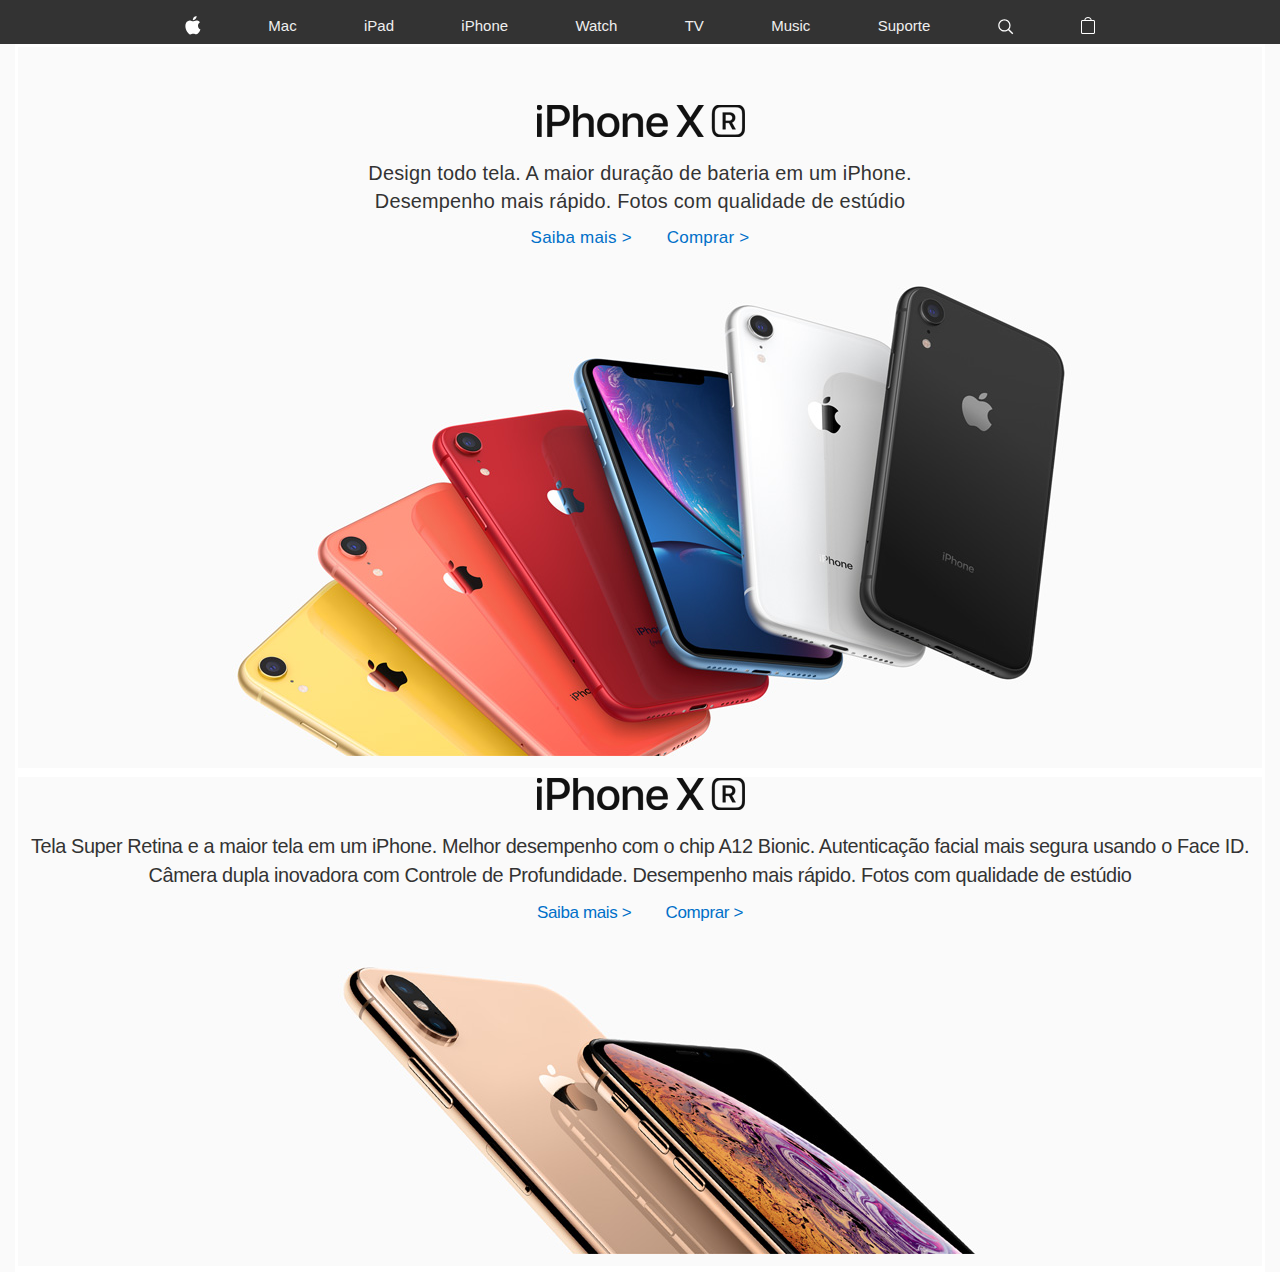
<file: index.html>
<!DOCTYPE html>
<html lang="en">
<head>
  <meta charset="UTF-8">
  <title>Apple(Brasil)</title>
  <link rel="stylesheet" href="styleDoSite.css">
  <link rel="shortcut icon" href="img.png" type="image/x-icon"/>
</head>
<body>
<header>
  <nav class="menuzinho">
    <ul>
      <li>
        <ul class="menuicon">
          <li class="cima"><a href="#">&#x02014;</a> </li>
          <li class="baixo"><a href="#">&#x02014;</a> </li>
        </ul>
      </li>
      <li><a href="#"><img src="maça.svg" alt="Apple"></a></li>
      <li><a href="#"><img src="planilha.svg" alt="Apple"></a></li>
    </ul>
  </nav>
  <!--comentario-->
  <nav class="menu">
    <ul>
      <li><a href="#"><img src="maça.svg" alt="Apple"></a></li>
      <li><a href="#">Mac</a></li>
      <li><a href="#">iPad</a></li>
      <li><a href="#">iPhone</a></li>
      <li><a href="#">Watch</a></li>
      <li><a href="#">TV</a></li>
      <li><a href="#">Music</a></li>
      <li><a href="#">Suporte</a></li>
      <li><a href="#"><img src="pesquisa.svg" alt="Apple"></a></li>
      <li><a href="#"><img src="planilha.svg" alt="Apple"></a></li>
    </ul>
  </nav>
</header>
  <div class="container">
      <!--uma coluna-->
      <div class="row">
        <div class="primeiroDiv">

          <div class="sublink">
            <img src="segundo.png" alt="">
            <h3 class="subCabeçalho">Design todo tela. A maior duração de bateria em um iPhone.<br class="excluir">Desempenho mais rápido. Fotos com qualidade de estúdio
            </h3>
            <a href="#">Saiba mais &#x0003E;</a>
            <a href="#">  Comprar &#x0003E;</a>
          </div>
          <div class="segundoDiv">
              <img class="displayed"src="Primeira.jpg" alt="">
              <img class="displayedTer"src="terceira.jpg" alt="">
          </div>
        </div>

      </div>

      <div class="row">
        <div class="primeiroDiv">
          <img src="segundo.png" alt="">
          <h3 class="subCabeçalho"> Tela Super Retina e a maior tela em um iPhone. Melhor desempenho com o chip A12 Bionic. Autenticação facial
              mais segura usando o Face ID.  Câmera dupla inovadora com Controle de Profundidade. Desempenho mais rápido. Fotos com qualidade de estúdio
          </h3>
          <a href="#">Saiba mais &#x0003E;</a>
          <a href="#">  Comprar &#x0003E;</a>
          <div class="segundoDiv">
            <img class="displayed"src="quarta.jpg" alt="">
            <img class="displayedQui"src="quinta.jpg" alt="">
          </div>
        </div>
      </div>
  </div>
</body>
</html>
</file>
<file: styleDoSite.css>
* {
    margin: 0;
    padding: 0;
    -webkit-box-sizing: border-box; /* pra servir em todos os navegadores */
    -moz-box-sizing: border-box;
    box-sizing: border-box;
}

body{

   font-size: 17px;
    line-height: 1.47059;
    font-weight: 400;
    letter-spacing: -.022em;
    font-family: "SF Pro Text","SF Pro Icons","Helvetica Neue","Helvetica","Arial",sans-serif;
    background-color: #fff;
    color: #333;
    font-style: normal;

    min-width: 220px;

}

/* conteiner */
.container  {
    width: 100%;
    margin-left: auto;
    margin-right: auto;
    padding: 0px 20px;
    background-color: #fafafa;

}
    @media (min-width: 2600px) { /* 1170px o tamanho do site */
        .container {
            max-width: 2600px;
            padding: 0;
        }
    }

/* Linha - Dividir o conteudo e zerar o padding dos elemtos das pontas*/
.row {
    margin-left: -5px; /* espaçamento entre as linhas */
    margin-right: -5px;
    border-bottom-width: 6px;
    background-color: #fafafa;
    border-color: #fff;
    border-style: solid;

}

/* para evitar que o conteudo flutue em torno das linhas
e que elas não tenham um tamanho menor que eles */
    .row:before,
    .row:after {
        content: "";
        display: table;
    }
    .row:after {
        clear: both;
    }

/* colunas */
.col {
    display: inline-block; /* para ter todas as caracteristicas do elemento inblock
    porém se comportar como elemento inline (flutuar, para esquerda); com float
    nçao temos o controle vertical*/

    vertical-align: top;
    min-height: 1px;
    padding-left: 5px;
    padding-right: 5px;
    width: 100%;
    margin-right: -4px; /* para resetar os margin padrão que o inline-block coloca */
    /*rack - para dar suporte para navegadores antigos  */
    *zoom: 1;
    *display: inline;
}

.primeiroDiv {
    text-align: center;
    width: 100%;
    margin: 0;
    text-decoration: none;
    color: #0070c9;
    cursor: pointer;
}

.segundoDiv {

  padding: 5px;
  text-align: center;
  width: 0 auto;
  margin: 0;
  align-content: center;
  justify-content: center;


}

.primeiroDiv .sublink{
  position: relative;
  z-index: 3;
  text-decoration: none;
  text-align: center;
  font-size: 17px;
    line-height: 1.42115;
    font-weight: 400;
    letter-spacing: .012em;
    justify-content: center;
    padding-top: 57px;


}

 h3.subCabeçalho {
  display: block;
  font-weight: normal;
  color: #333;
  text-align: center;
  margin: 0 auto;
  padding-top: 15px;
}

 a {
  color: #0070c9;
  text-decoration: none; /*tirar linha underline */
  padding: 10px 15px;
  position:static;
  box-sizing: content-box;
  display: inline-block;
  position: relative;
  height: 44px;
  z-index: 1;
  vertical-align: top;
}


/*----------------------------------------------------------------------------*/
.menuzinho{
  display: none;
}

header{
  height: 44px;
  direction: ltr;
  text-align: left;
  background-color: #333;
}

header label{
  color: #efefef;
  display: block;
  padding: 5px 5px;
  width: 9px;
  display: none;
}

header label:hover{
      opacity: .65;
}

.menuzinho{
    margin: 0 auto;
    max-width: 980px;
    padding: 5px 5px;
    position: relative;
    z-index: 2;
    vertical-align: top;
}

.menu{
    margin: 0 auto;
    max-width: 980px;
    padding: 5px 5px;
    position: relative;
    z-index: 2;
    vertical-align: top;
}

.menuzinho ul{
  list-style: none;/* tirar as bolinhas */
  margin: 0 15px;
  width: auto;
  height: 44px;
  display: flex;
  justify-content: space-between;
  -webkit-box-pack:justify;
}

.menu ul{
  list-style: none;/* tirar as bolinhas */
  margin: 0 15px;
  width: auto;
  height: 44px;
  display: flex;
  justify-content: space-between;
  -webkit-box-pack:justify;
}
.displayedQui{
  display: none;
}

.displayedQua{
  margin: auto;
}
.displayedTer{
  display: none;
}

.displayed{
  margin: auto;
}

.menu ul li a{
  color: #efefef;
  font-size: 15px;
  font-style: normal;
  text-decoration: none; /*tirar linha underline */
  padding: 10px 15px;
  position:static;
  box-sizing:   content-box;
  letter-spacing: normal;
  display: inline-block;
  position: relative;
  height: 44px;
  z-index: 1;
  vertical-align: top;
}

.menu ul li a img{
  color: #efefef;
  background-position: center;
  margin-top: -10px;

}

.menuzinho ul li a img{
  color: #efefef;
  background-position: center;
  margin-top: -15px;

}
.menuicon {

    font-size: 17px;
    box-sizing:   content-box;
    letter-spacing: normal;
    display: inline-block;
    vertical-align: top;
    flex-direction:column; /* para organizar os itens da lista ul em coluna*/

  }
.menuicon a{
    color:  #fff;
}
.cima{
  margin-top: -8px;
  margin-left: -30px;
}
.baixo{
  margin-top: -56px;
  margin-left: -30px;
}

.menu li a:hover{
      opacity: .65; /* pra deixar a font opaca quando passar o mouse */
}

/* so vai ler o codigo abaixo apenas para valores maiores que 411px */
@media (max-width: 905px){

  /* mostra o botão menu*/
  header label{
    display: block;
  }

  .menu{
    display: none;
  }
  /* na lista de menu */
  .menuzinho{
    display: block;
  }

  .menuzinho li a:hover{
        opacity: .65; /* pra deixar a font opaca quando passar o mouse */
  }
  .displayedQui{
    display: block;
    margin: auto;
  }
  .displayedQua{
    display: none;
  }
  .displayedTer{
    display: block;
    margin: auto;
  }
  .displayed{
    display: none;
  }
  .subCabeçalho{
    width: 95%;
  }
  .excluir{
    display: none;
  }

}
</file>
